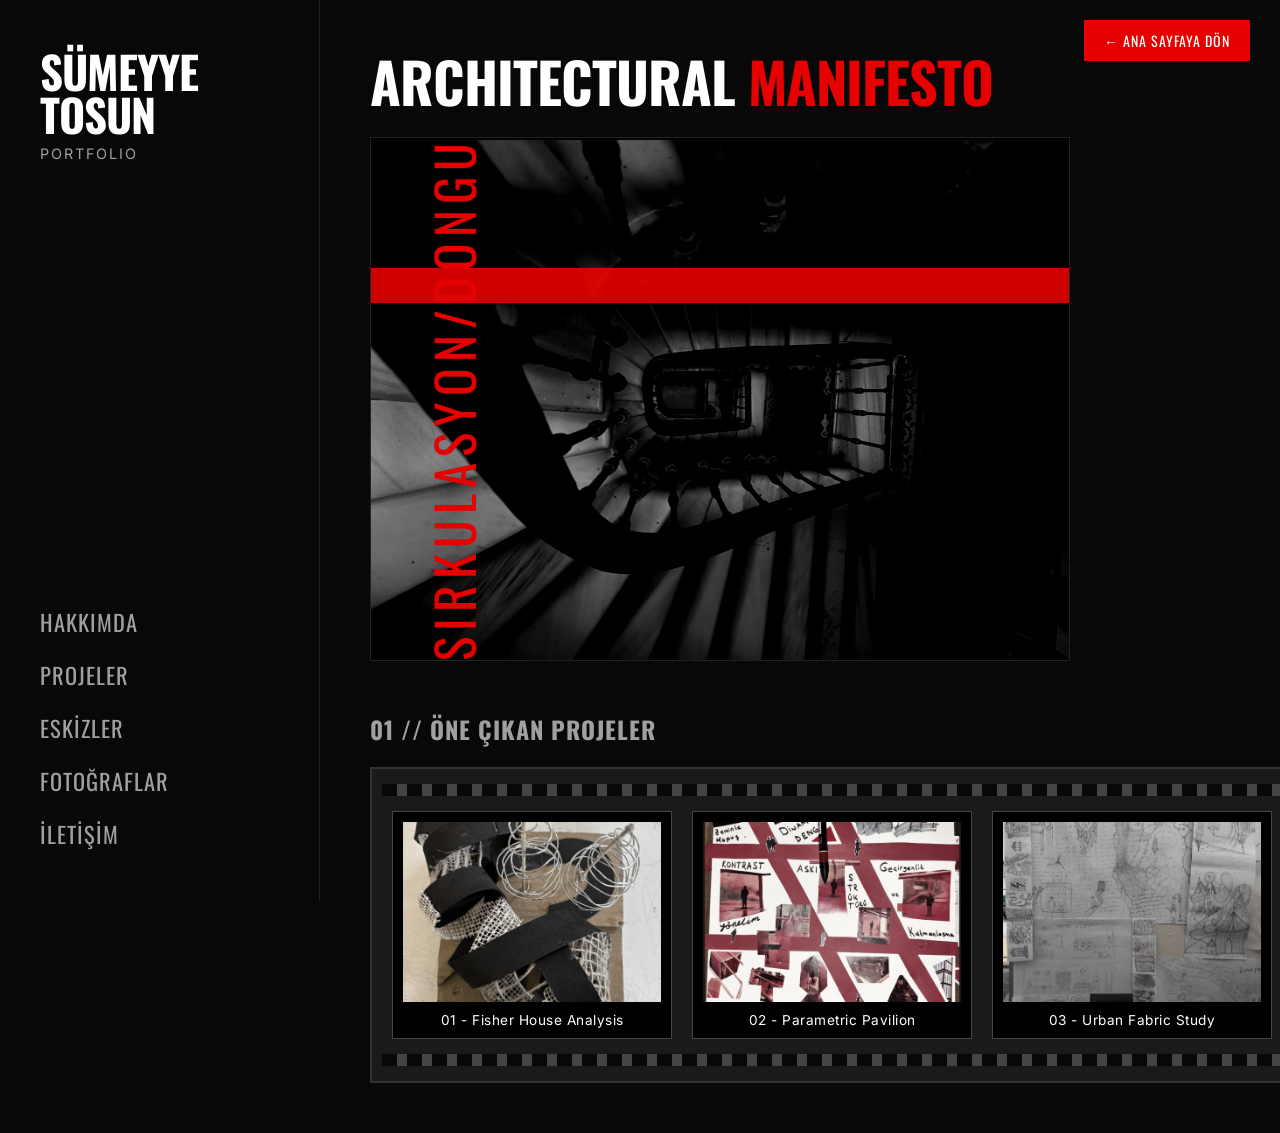
<file: index.html>
<!DOCTYPE html>
<html lang="tr">
<head>
    <meta charset="UTF-8">
    <meta name="viewport" content="width=device-width, initial-scale=1.0">
    <title>Sümeyye Tosun - Portfolyo</title>
    <link href="https://fonts.googleapis.com/css2?family=Inter:wght@300;400;600&family=Oswald:wght@500;700&display=swap" rel="stylesheet">
    <link rel="stylesheet" href="style.css">
</head>
<body>

    <a href="index.html" class="back-home-btn">← ANA SAYFAYA DÖN</a>

    <div class="site-container">
        <!-- Sol Taraf: Menü (Tarih silindi) -->
        <aside class="sidebar">
            <div class="identity">
                <h1><a href="index.html">SÜMEYYE<br>TOSUN</a></h1>
                <p class="subtitle">PORTFOLIO</p>
            </div>

            <nav class="main-menu">
                <ul>
                    <li><a href="hakkimda.html">HAKKIMDA</a></li>
                    <li><a href="projeler.html">PROJELER</a></li>
                    <li><a href="eskizler.html">ESKİZLER</a></li>
                    <li><a href="fotograflar.html">FOTOĞRAFLAR</a></li>
                    <li><a href="iletisim.html">İLETİŞİM</a></li>
                </ul>
            </nav>
        </aside>

        <!-- Sağ Taraf: İçerik ve Film Şeridi -->
        <main class="content-area">
            
            <section class="hero-section">
                <div class="manifesto-header">
                    <h2>ARCHITECTURAL <span class="highlight-text">MANIFESTO</span></h2>
                </div>
                
                <div class="torn-image-container">
                    <div class="red-banner-stripe"></div>
                    <img src="images/fotomerdiven.jpg" alt="Mekan Kimlik" onerror="this.src='https://images.unsplash.com/photo-1600585154340-be6161a56a0c?auto=format&fit=crop&w=800&q=80'">
                    <div class="overlay-text-vertical">SIRKULASYON/DONGU</div>
                </div>
            </section>

            <!-- Film Şeridi Bölümü (Projeler başlıklarıyla birlikte film şeridinde) -->
            <section class="film-strip-section">
                <h3>01 // ÖNE ÇIKAN PROJELER </h3>
                
                <div class="film-strip-wrapper">
                    <div class="film-perforations-top"></div>
                    
                    <div class="film-track">
                        <a href="projeler.html" class="film-frame">
                            <img src="images/spiralnexus.jpg" alt="Fisher House" onerror="this.src='https://images.unsplash.com/photo-1513694203232-719a280e022f?auto=format&fit=crop&w=500&q=80'">
                            <span class="frame-caption">01 - Fisher House Analysis</span>
                        </a>
                        <a href="projeler.html" class="film-frame">
                            <img src="images/fotoaskıdamekanpafta.jpg" alt="Parametric Pavilion" onerror="this.src='https://images.unsplash.com/photo-1486406146926-c627a92ad1ab?auto=format&fit=crop&w=500&q=80'">
                            <span class="frame-caption">02 - Parametric Pavilion</span>
                        </a>
                        <a href="projeler.html" class="film-frame">
                            <img src="images/mimtesmislsergi.jpg" alt="Urban Fabric" onerror="this.src='https://images.unsplash.com/photo-1511818966892-d7d671e672a2?auto=format&fit=crop&w=500&q=80'">
                            <span class="frame-caption">03 - Urban Fabric Study</span>
                        </a>
                       
                    </div>
                    
                    <div class="film-perforations-bottom"></div>
                </div>
            </section>

        </main>
    </div>

</body>
</html>
</file>
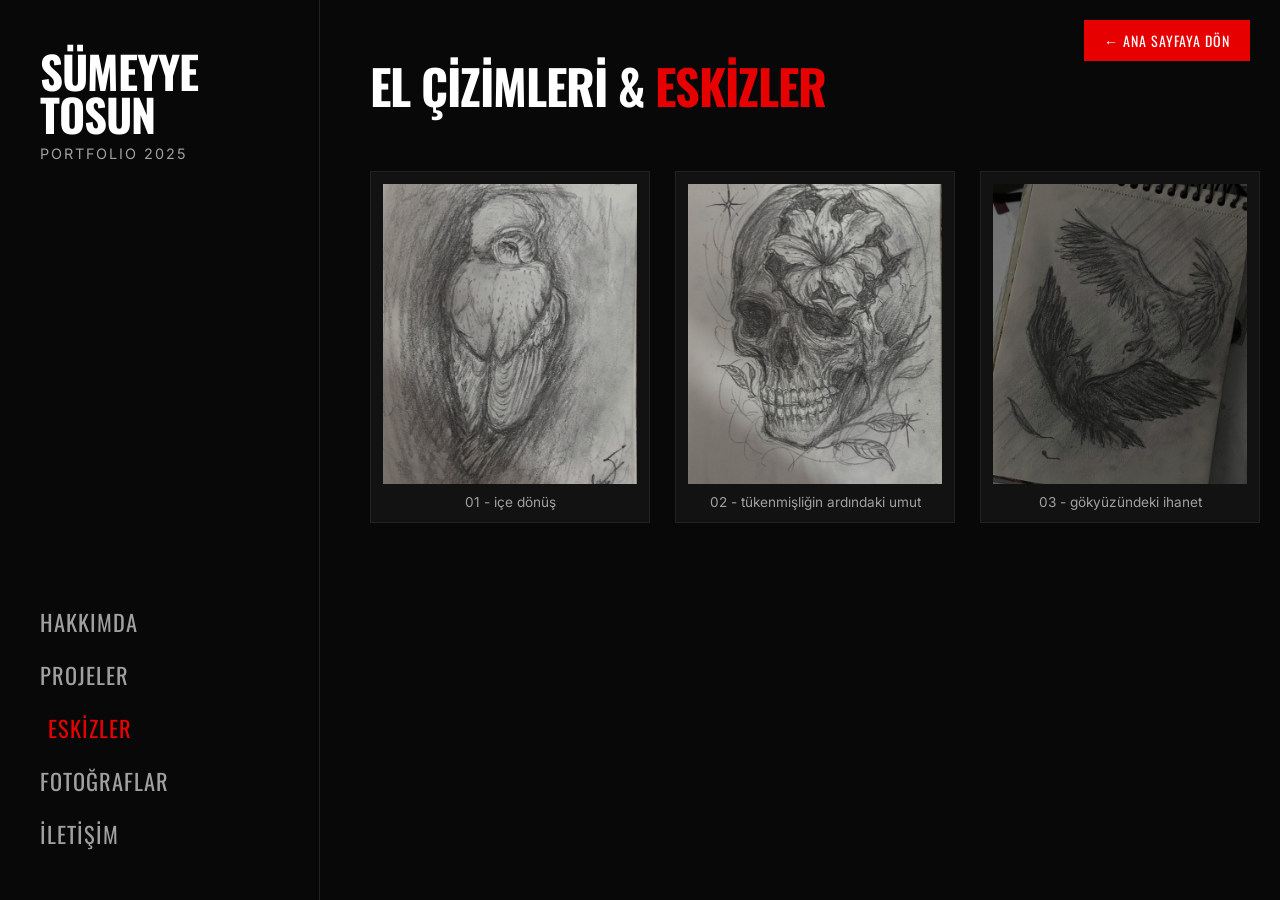
<file: eskizler.html>
<!DOCTYPE html>
<html lang="tr">
<head>
    <meta charset="UTF-8">
    <meta name="viewport" content="width=device-width, initial-scale=1.0">
    <title>Eskizler - Sümeyye Tosun</title>
    <link href="https://fonts.googleapis.com/css2?family=Inter:wght@300;400;600&family=Oswald:wght@500;700&display=swap" rel="stylesheet">
    <link rel="stylesheet" href="style.css">
</head>
<body>

    <a href="index.html" class="back-home-btn">← ANA SAYFAYA DÖN</a>

    <div class="site-container">
        <aside class="sidebar">
            <div class="identity">
                <h1><a href="index.html">SÜMEYYE<br>TOSUN</a></h1>
                <p class="subtitle">PORTFOLIO 2025</p>
            </div>
            <nav class="main-menu">
                <ul>
                    <li><a href="hakkimda.html">HAKKIMDA</a></li>
                    <li><a href="projeler.html">PROJELER</a></li>
                    <li><a href="eskizler.html" class="active">ESKİZLER</a></li>
                    <li><a href="fotograflar.html">FOTOĞRAFLAR</a></li>
                    <li><a href="iletisim.html">İLETİŞİM</a></li>
                </ul>
            </nav>
        </aside>

        <main class="content-area">
            <div class="page-title">
                <h2>EL ÇİZİMLERİ & <span class="highlight-text">ESKİZLER</span></h2>
            </div>
            
            <div class="gallery-grid">
                <div class="gallery-item">
                    <img src="images/eskizbaykus.jpg" alt="Eskiz 1">
                    <p>01 - içe dönüş </p>
                </div>
                <div class="gallery-item">
                    <img src="images/eskizkurukafa.jpg"  alt="Eskiz 2">
                    <p>02 - tükenmişliğin ardındaki umut</p>
                </div>
                 <div class="gallery-item">
                    <img src="images/eskizkarga.jpeg" alt="Eskiz 3">
                    <p>03 - gökyüzündeki ihanet</p>
                </div>
            </div>
        </main>
    </div>
</body>
</html>
</file>
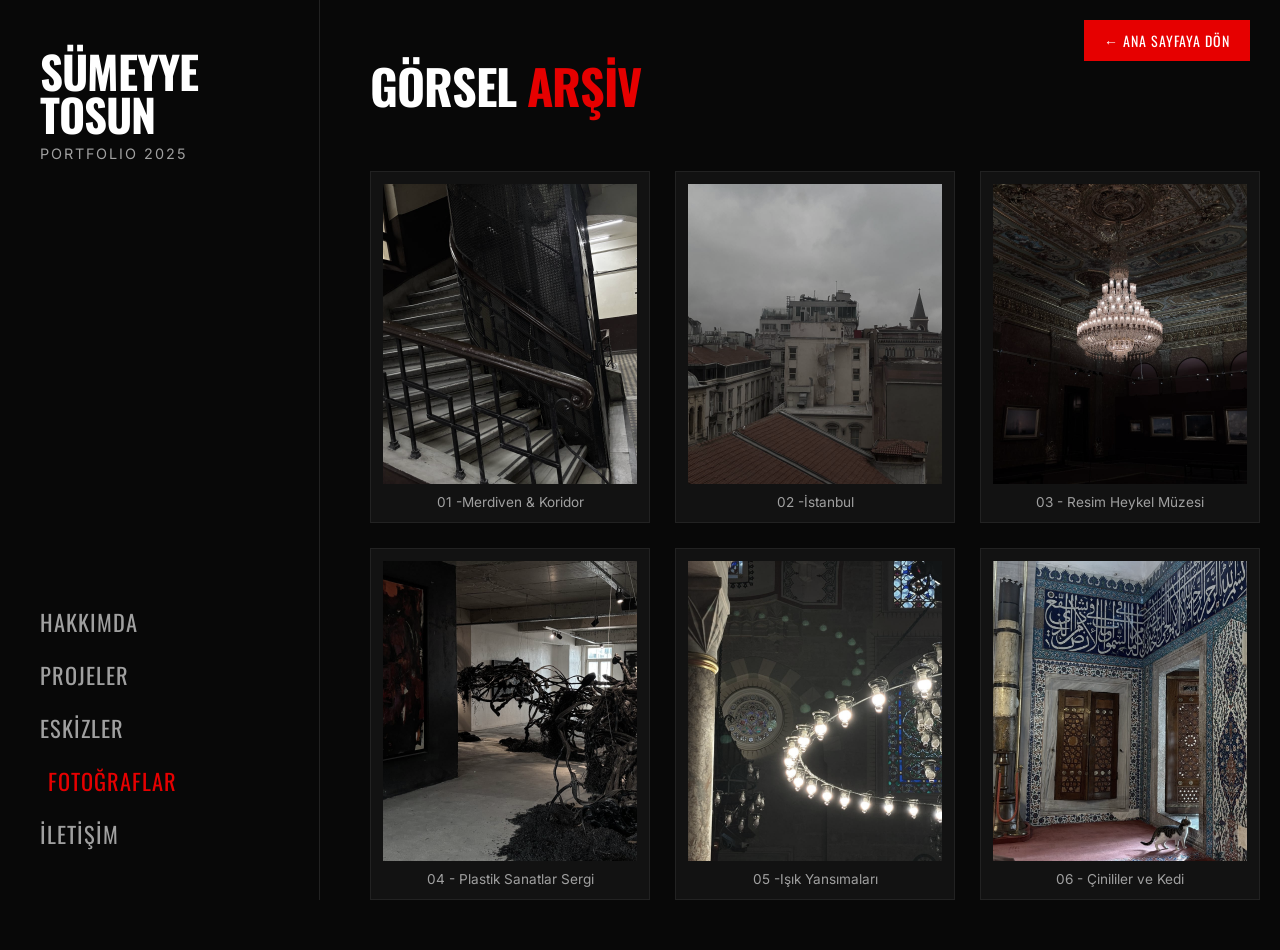
<file: fotograflar.html>
<!DOCTYPE html>
<html lang="tr">
<head>
    <meta charset="UTF-8">
    <meta name="viewport" content="width=device-width, initial-scale=1.0">
    <title>Fotoğraflar - Sümeyye Tosun</title>
    <link href="https://fonts.googleapis.com/css2?family=Inter:wght@300;400;600&family=Oswald:wght@500;700&display=swap" rel="stylesheet">
    <link rel="stylesheet" href="style.css">
</head>
<body>

    <a href="index.html" class="back-home-btn">← ANA SAYFAYA DÖN</a>

    <div class="site-container">
        <aside class="sidebar">
            <div class="identity">
                <h1><a href="index.html">SÜMEYYE<br>TOSUN</a></h1>
                <p class="subtitle">PORTFOLIO 2025</p>
            </div>
            <nav class="main-menu">
                <ul>
                    <li><a href="hakkimda.html">HAKKIMDA</a></li>
                    <li><a href="projeler.html">PROJELER</a></li>
                    <li><a href="eskizler.html">ESKİZLER</a></li>
                    <li><a href="fotograflar.html" class="active">FOTOĞRAFLAR</a></li>
                    <li><a href="iletisim.html">İLETİŞİM</a></li>
                </ul>
            </nav>
        </aside>

        <main class="content-area">
            <div class="page-title">
                <h2>GÖRSEL <span class="highlight-text">ARŞİV</span></h2>
            </div>
            
            <div class="gallery-grid">
            
                
                <div class="gallery-item">
                    <img src="images/fotokoridor.jpeg" alt="Kent Dokusu">
                    <p>01 -Merdiven & Koridor</p>
                </div>
                <div class="gallery-item">
                    <img src="images/fotomanzara.jpeg" alt="Kent Dokusu">
                    <p>02 -İstanbul</p>
                </div>
                <div class="gallery-item">
                    <img src="images/fotoavize.jpeg" alt="Kent Dokusu">
                    <p>03 - Resim Heykel Müzesi</p>
                </div>
                 <div class="gallery-item">
                    <img src="images/fotosergi.jpeg" alt="Kent Dokusu">
                    <p>04 - Plastik Sanatlar Sergi</p>
                </div>
                 <div class="gallery-item">
                    <img src="images/foto.jpg" alt="Mimari Detay">
                    <p>05 -Işık Yansımaları</p>
                </div>
                <div class="gallery-item">
                    <img src="images/fotocini.jpg" alt="Kent Dokusu">
                    <p>06 - Çinililer ve Kedi</p>
            </div>
        </main>
    </div>
</body>
</html>
</file>
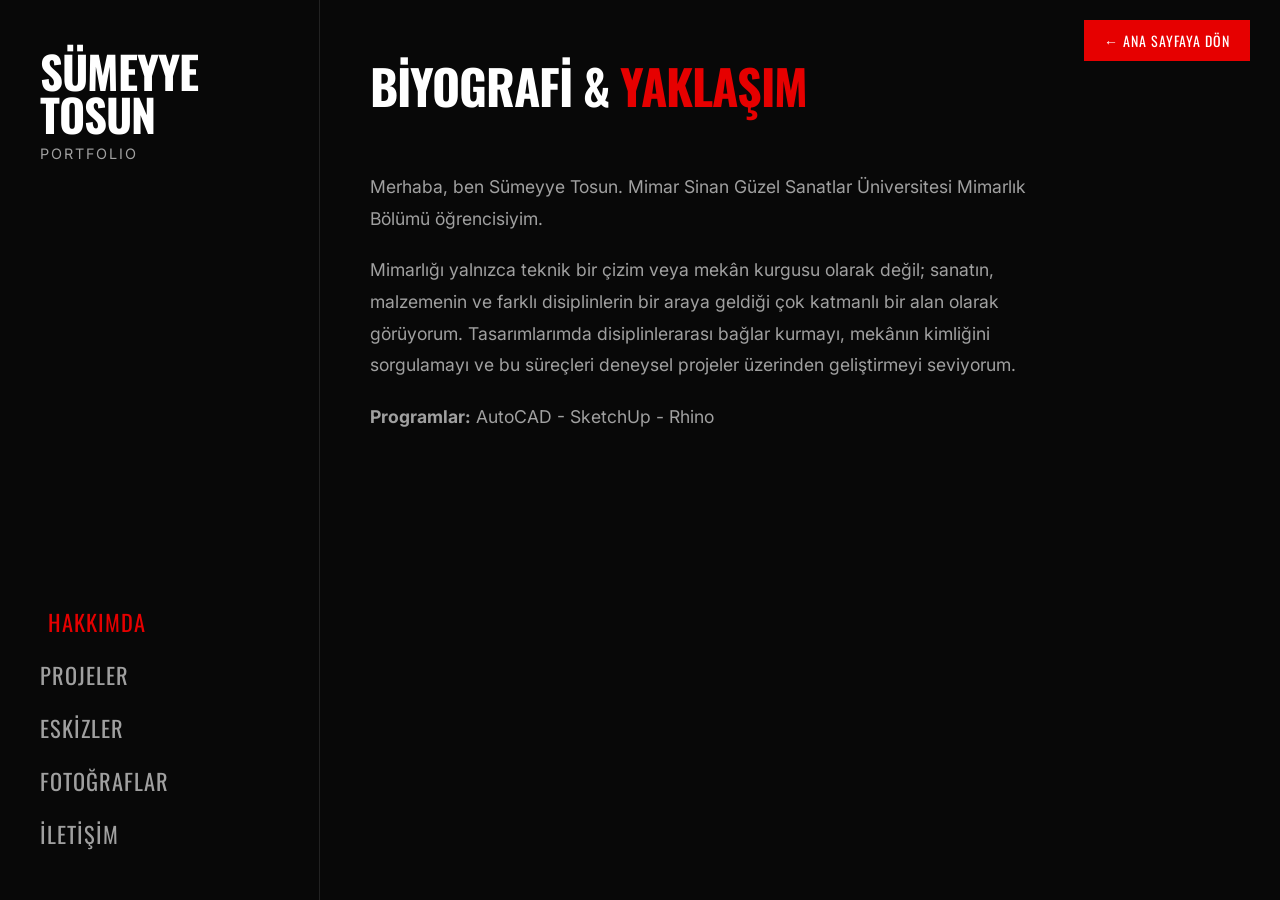
<file: hakkimda.html>
<!DOCTYPE html>
<html lang="tr">
<head>
    <meta charset="UTF-8">
    <meta name="viewport" content="width=device-width, initial-scale=1.0">
    <title>Hakkımda - Sümeyye Tosun</title>
    <link href="https://fonts.googleapis.com/css2?family=Inter:wght@300;400;600&family=Oswald:wght@500;700&display=swap" rel="stylesheet">
    <link rel="stylesheet" href="style.css">
</head>
<body>

    <!-- Geri Dön Butonu -->
    <a href="index.html" class="back-home-btn">← ANA SAYFAYA DÖN</a>

    <div class="site-container">
        <!-- Sol Taraf: Sabit Editoryal Menü -->
        <aside class="sidebar">
            <div class="identity">
                <h1><a href="index.html">SÜMEYYE<br>TOSUN</a></h1>
                <p class="subtitle">PORTFOLIO</p>
            </div>
            <nav class="main-menu">
                <ul>
                    <li><a href="hakkimda.html" class="active">HAKKIMDA</a></li>
                    <li><a href="projeler.html">PROJELER</a></li>
                    <li><a href="eskizler.html">ESKİZLER</a></li>
                    <li><a href="fotograflar.html">FOTOĞRAFLAR</a></li>
                    <li><a href="iletisim.html">İLETİŞİM</a></li>
                </ul>
            </nav>
        </aside>

        <!-- Sağ Taraf: İçerik Alanı -->
        <main class="content-area">
            <div class="page-title">
                <h2>BİYOGRAFİ & <span class="highlight-text">YAKLAŞIM</span></h2>
            </div>
            
            <div class="text-content">
                <p>Merhaba, ben Sümeyye Tosun. Mimar Sinan Güzel Sanatlar Üniversitesi Mimarlık Bölümü öğrencisiyim.</p>
                <p>Mimarlığı yalnızca teknik bir çizim veya mekân kurgusu olarak değil; sanatın, malzemenin ve farklı disiplinlerin bir araya geldiği çok katmanlı bir alan olarak görüyorum. Tasarımlarımda disiplinlerarası bağlar kurmayı, mekânın kimliğini sorgulamayı ve bu süreçleri deneysel projeler üzerinden geliştirmeyi seviyorum.</p>
                <p><strong>Programlar:</strong> AutoCAD - SketchUp - Rhino</p>
            </div>
        </main>
    </div>
</body>
</html>
</file>
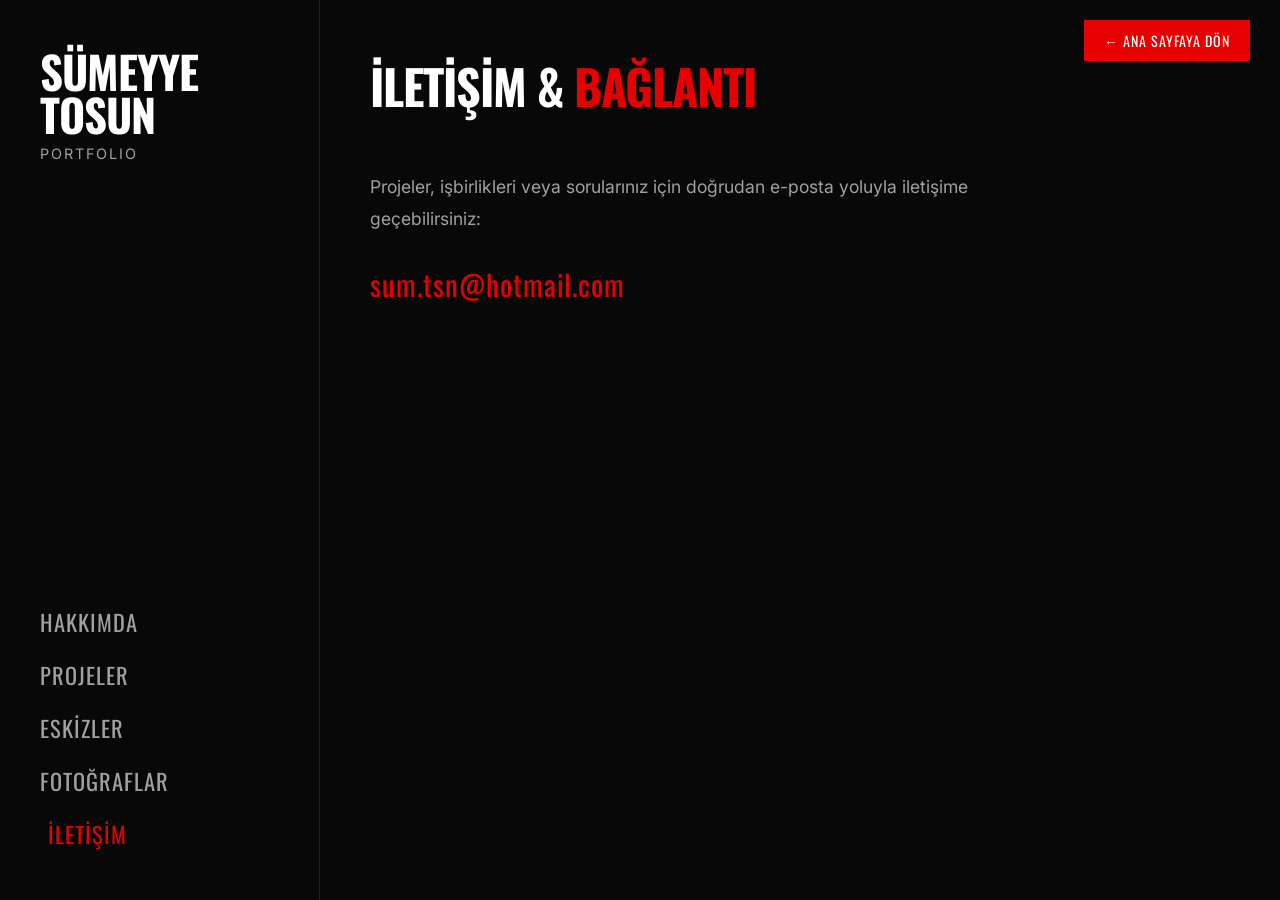
<file: iletisim.html>
<!DOCTYPE html>
<html lang="tr">
<head>
    <meta charset="UTF-8">
    <meta name="viewport" content="width=device-width, initial-scale=1.0">
    <title>İletişim - Sümeyye Tosun</title>
    <link href="https://fonts.googleapis.com/css2?family=Inter:wght@300;400;600&family=Oswald:wght@500;700&display=swap" rel="stylesheet">
    <link rel="stylesheet" href="style.css">
</head>
<body>

    <!-- Geri Dön Butonu -->
    <a href="index.html" class="back-home-btn">← ANA SAYFAYA DÖN</a>

    <div class="site-container">
        <!-- Sol Taraf: Sabit Editoryal Menü -->
        <aside class="sidebar">
            <div class="identity">
                <h1><a href="index.html">SÜMEYYE<br>TOSUN</a></h1>
                <p class="subtitle">PORTFOLIO</p>
            </div>
            <nav class="main-menu">
                <ul>
                    <li><a href="hakkimda.html">HAKKIMDA</a></li>
                    <li><a href="projeler.html">PROJELER</a></li>
                    <li><a href="eskizler.html">ESKİZLER</a></li>
                    <li><a href="fotograflar.html">FOTOĞRAFLAR</a></li>
                    <li><a href="iletisim.html" class="active">İLETİŞİM</a></li>
                </ul>
            </nav>
        </aside>

        <!-- Sağ Taraf: İçerik Alanı -->
        <main class="content-area">
            <div class="page-title">
                <h2>İLETİŞİM & <span class="highlight-text">BAĞLANTI</span></h2>
            </div>
            
            <div class="contact-wrapper">
                <div class="text-content">
                    <p>Projeler, işbirlikleri veya sorularınız için doğrudan e-posta yoluyla iletişime geçebilirsiniz:</p>
                    <p style="margin-top: 25px;">
                        <a href="mailto:sum.tsn@hotmail.com" class="highlight-text" style="font-family: 'Oswald', sans-serif; font-size: 1.8rem; text-decoration: none; letter-spacing: 1px;">
                            sum.tsn@hotmail.com
                        </a>
                    </p>
                </div>
            </div>
        </main>
    </div>
</body>
</html>
</file>
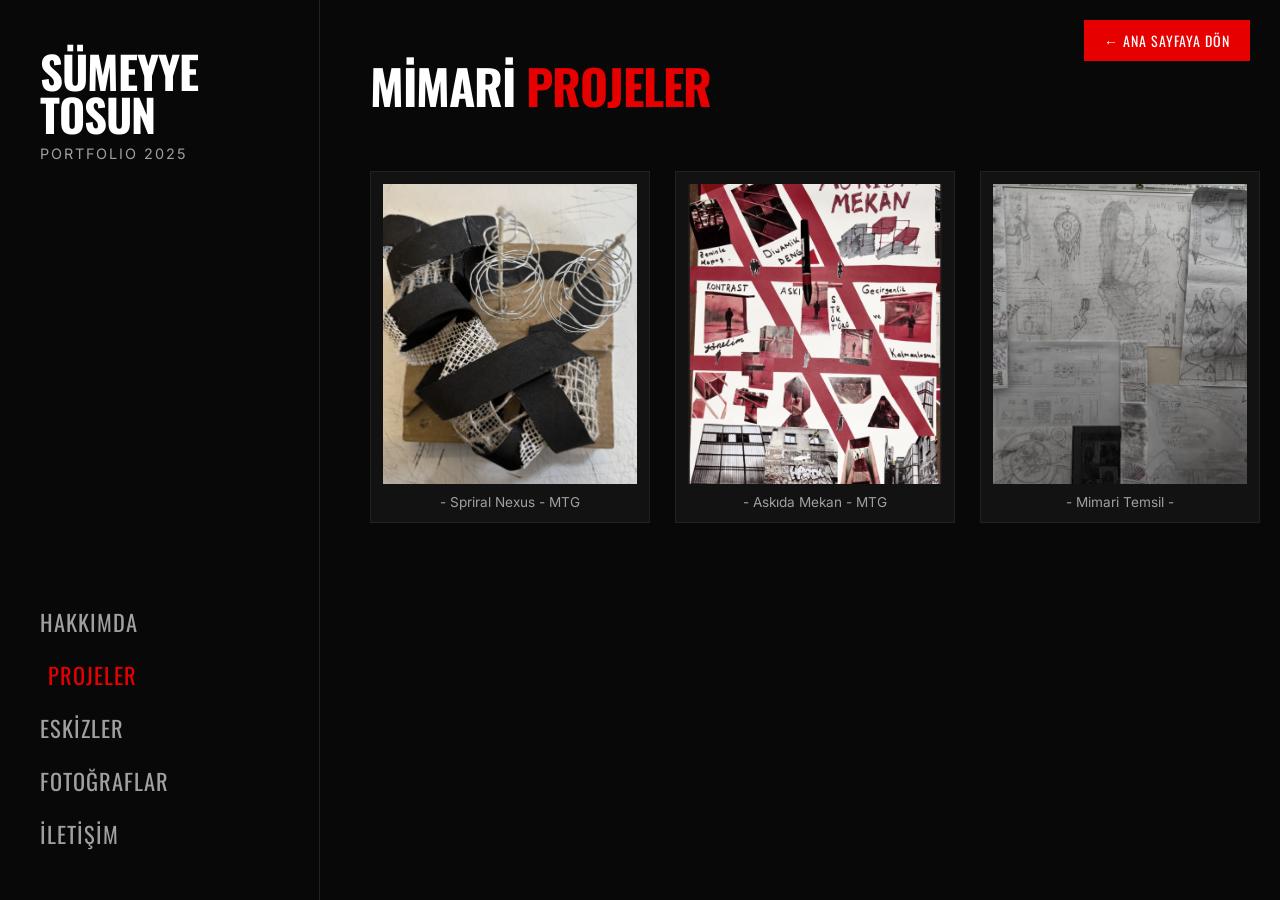
<file: projeler.html>
<!DOCTYPE html>
<html lang="tr">
<head>
    <meta charset="UTF-8">
    <meta name="viewport" content="width=device-width, initial-scale=1.0">
    <title>Projeler - Sümeyye Tosun</title>
    <link href="https://fonts.googleapis.com/css2?family=Inter:wght@300;400;600&family=Oswald:wght@500;700&display=swap" rel="stylesheet">
    <link rel="stylesheet" href="style.css">
</head>
<body>

    <a href="index.html" class="back-home-btn">← ANA SAYFAYA DÖN</a>

    <div class="site-container">
        <aside class="sidebar">
            <div class="identity">
                <h1><a href="index.html">SÜMEYYE<br>TOSUN</a></h1>
                <p class="subtitle">PORTFOLIO 2025</p>
            </div>
            <nav class="main-menu">
                <ul>
                    <li><a href="hakkimda.html">HAKKIMDA</a></li>
                    <li><a href="projeler.html" class="active">PROJELER</a></li>
                    <li><a href="eskizler.html">ESKİZLER</a></li>
                    <li><a href="fotograflar.html">FOTOĞRAFLAR</a></li>
                    <li><a href="iletisim.html">İLETİŞİM</a></li>
                </ul>
            </nav>
        </aside>

        <main class="content-area">
            <div class="page-title">
                <h2>MİMARİ <span class="highlight-text">PROJELER</span></h2>
            </div>
            
            <div class="gallery-grid">
                <div class="gallery-item">
                    <img src="images/spiralnexus.jpg" alt="Fisher House Analysis" onerror="this.src='https://images.unsplash.com/photo-1513694203232-719a280e022f?auto=format&fit=crop&w=500&q=80'">
                    <p> - Spriral Nexus - MTG</p>
                </div>
                <div class="gallery-item">
                    <img src="images/fotoaskıdamekanpafta.jpg" alt="Parametric Pavilion" onerror="this.src='https://images.unsplash.com/photo-1486406146926-c627a92ad1ab?auto=format&fit=crop&w=500&q=80'">
                    <p> - Askıda Mekan - MTG</p>
                </div>
                <div class="gallery-item">
                    <img src="images/mimtesmislsergi.jpg" alt="Urban Fabric" onerror="this.src='https://images.unsplash.com/photo-1511818966892-d7d671e672a2?auto=format&fit=crop&w=500&q=80'">
                    <p> - Mimari Temsil -</p>
                </div>
            </div>
        </main>
    </div>
</body>
</html>
</file>
<file: style.css>
/* --- GENEL SIFIRLAMA VE DEĞİŞKENLER --- */
* {
    margin: 0;
    padding: 0;
    box-sizing: border-box;
}

:root {
    --bg-color: #080808;
    --card-bg: #121212;
    --text-white: #ffffff;
    --text-gray: #a0a0a0;
    --accent-red: #e60000;
    --border-color: #222222;
}

body {
    background-color: var(--bg-color);
    color: var(--text-white);
    font-family: 'Inter', sans-serif;
    overflow-x: hidden;
}

/* --- SABİT GERİ DÖN BUTONU --- */
.back-home-btn {
    position: fixed;
    top: 20px;
    right: 30px;
    background-color: var(--accent-red);
    color: var(--text-white);
    padding: 10px 20px;
    font-family: 'Oswald', sans-serif;
    text-decoration: none;
    font-size: 14px;
    letter-spacing: 1px;
    z-index: 1000;
    transition: background 0.3s ease;
}

.back-home-btn:hover {
    background-color: #ff1a1a;
}

/* --- ANA YERLEŞİM --- */
.site-container {
    display: flex;
    min-height: 100vh;
    width: 100%;
}

/* --- SOL TARAF: SABİT EDİTORYAL MENÜ --- */
.sidebar {
    width: 320px;
    background-color: var(--bg-color);
    border-right: 1px solid var(--border-color);
    padding: 50px 40px;
    display: flex;
    flex-direction: column;
    justify-content: space-between;
    position: sticky;
    top: 0;
    height: 100vh;
    overflow-y: auto;
    flex-shrink: 0;
}

.identity h1 {
    font-family: 'Oswald', sans-serif;
    font-size: 2.8rem;
    line-height: 0.95;
    letter-spacing: -1px;
    margin-bottom: 10px;
}

.identity a {
    color: inherit;
    text-decoration: none;
}

.subtitle {
    font-size: 0.9rem;
    color: var(--text-gray);
    letter-spacing: 2px;
}

.main-menu ul {
    list-style: none;
    display: flex;
    flex-direction: column;
    gap: 20px;
}

.main-menu a {
    font-family: 'Oswald', sans-serif;
    font-size: 1.4rem;
    color: var(--text-gray);
    text-decoration: none;
    letter-spacing: 1px;
    transition: all 0.3s ease;
    display: inline-block;
}

.main-menu a:hover, .main-menu a.active {
    color: var(--accent-red);
    transform: translateX(8px);
}

/* --- SAĞ TARAF: İÇERİK ALANI --- */
.content-area {
    flex: 1;
    padding: 50px;
    display: flex;
    flex-direction: column;
    gap: 50px;
    min-height: 100vh;
    overflow-y: visible;
}

.page-title h2 {
    font-family: 'Oswald', sans-serif;
    font-size: 3rem;
    letter-spacing: -1px;
    text-transform: uppercase;
}

.highlight-text {
    color: var(--accent-red);
}

/* Manifesto Bölümü */
.manifesto-header h2 {
    font-family: 'Oswald', sans-serif;
    font-size: 3.5rem;
    letter-spacing: -1px;
    line-height: 1.1;
    margin-bottom: 25px;
}

.torn-image-container {
    position: relative;
    max-width: 700px;
    background: var(--card-bg);
    border: 1px solid var(--border-color);
    overflow:hidden;
}

.torn-image-container img {
    width: 100%;
    height: auto;
    display: block;
    filter: grayscale(100%) contrast(120%);
}

.red-banner-stripe {
    position: absolute;
    top: 25%;
    left: 0;
    width: 100%;
    height: 35px;
    background-color: var(--accent-red);
    z-index: 2;
    opacity: 0.9;
}

.overlay-text-vertical {
    position: absolute;
    left: -180px;
    top: 50%;
    transform: translateY(-50%) rotate(-90deg);
    font-family: 'Oswald', sans-serif;
    font-size: 3.2rem;
    color: var(--accent-red);
    letter-spacing: 6px;
    z-index: 99;
    pointer-events: none;
    white-space: nowrap;

    }

/* --- FİLM ŞERİDİ GALERİSİ (ANA SAYFA VE PROJELER İÇİN) --- */
.film-strip-section h3 {
    font-family: 'Oswald', sans-serif;
    font-size: 1.5rem;
    letter-spacing: 1px;
    margin-bottom: 20px;
    color: var(--text-gray);
}

.film-strip-wrapper {
    background-color: #1a1a1a;
    border: 2px solid #333;
    padding: 15px 0;
    position: relative;
    overflow-x: auto;
}

.film-perforations-top, .film-perforations-bottom {
    height: 12px;
    background-image: repeating-linear-gradient(
        90deg,
        #080808,
        #080808 15px,
        #444 15px,
        #444 25px
    );
    margin: 0 10px;
}

.film-track {
    display: flex;
    gap: 20px;
    padding: 15px 20px;
    width: max-content;
}

.film-frame {
    width: 280px;
    background: #000;
    border: 1px solid #444;
    padding: 10px;
    transition: transform 0.3s ease;
    text-decoration: none;
    display: block;
}

.film-frame:hover {
    transform: scale(1.03);
    border-color: var(--accent-red);
}

.film-frame img {
    width: 100%;
    height: 180px;
    object-fit: cover;
    filter: grayscale(60%);
    display: block;
}

.frame-caption {
    display: block;
    font-size: 0.85rem;
    font-family: 'Inter', sans-serif;
    color: var(--text-white);
    margin-top: 10px;
    text-align: center;
    letter-spacing: 0.5px;
}

/* Ortak metin ve ızgara stilleri (diğer sayfalar için) */
.text-content p {
    font-size: 1.1rem;
    line-height: 1.8;
    color: var(--text-gray);
    margin-bottom: 20px;
    max-width: 700px;
}

.gallery-grid {
    display: grid;
    grid-template-columns: repeat(auto-fit, minmax(280px, 1fr));
    gap: 25px;
    max-width: 1000px;
}

.gallery-item {
    background: var(--card-bg);
    border: 1px solid var(--border-color);
    padding: 12px;
    transition: transform 0.3s ease, border-color 0.3s ease;
}

.gallery-item:hover {
    transform: translateY(-5px);
    border-color: var(--accent-red);
}

.gallery-item img {
    width: 100%;
    height: 300px;
    object-fit: cover;
    filter: grayscale(45%) contrast(100%);
    display: block;
}

.gallery-item p {
    font-size: 0.85rem;
    color: var(--text-gray);
    margin-top: 10px;
    text-align: center;
}

/* İletişim Formu */
.contact-wrapper {
    max-width: 600px;
}

.contact-form {
    display: flex;
    flex-direction: column;
    gap: 20px;
    margin-top: 30px;
}

.form-group label {
    font-family: 'Oswald', sans-serif;
    font-size: 1rem;
    letter-spacing: 1px;
    color: var(--text-gray);
    display: block;
    margin-bottom: 8px;
}

.form-group input, .form-group textarea {
    width: 100%;
    padding: 15px;
    background-color: var(--card-bg);
    border: 1px solid var(--border-color);
    color: var(--text-white);
    font-family: 'Inter', sans-serif;
    font-size: 1rem;
}

.form-group input:focus, .form-group textarea:focus {
    outline: none;
    border-color: var(--accent-red);
}

.submit-btn {
    background-color: var(--accent-red);
    color: var(--text-white);
    border: none;
    padding: 15px;
    font-family: 'Oswald', sans-serif;
    font-size: 1.2rem;
    letter-spacing: 2px;
    cursor: pointer;
    transition: background 0.3s ease;
}

.submit-btn:hover {
    background-color: #ff1a1a;
}

/* --- RESPONSIVE --- */
@media (max-width: 900px) {
    .site-container {
        flex-direction: column;
    }
    .sidebar {
        width: 100%;
        height: auto;
        position: relative;
        padding: 30px 20px;
    }
    .content-area {
        padding: 20px;
    }
}
</file>
